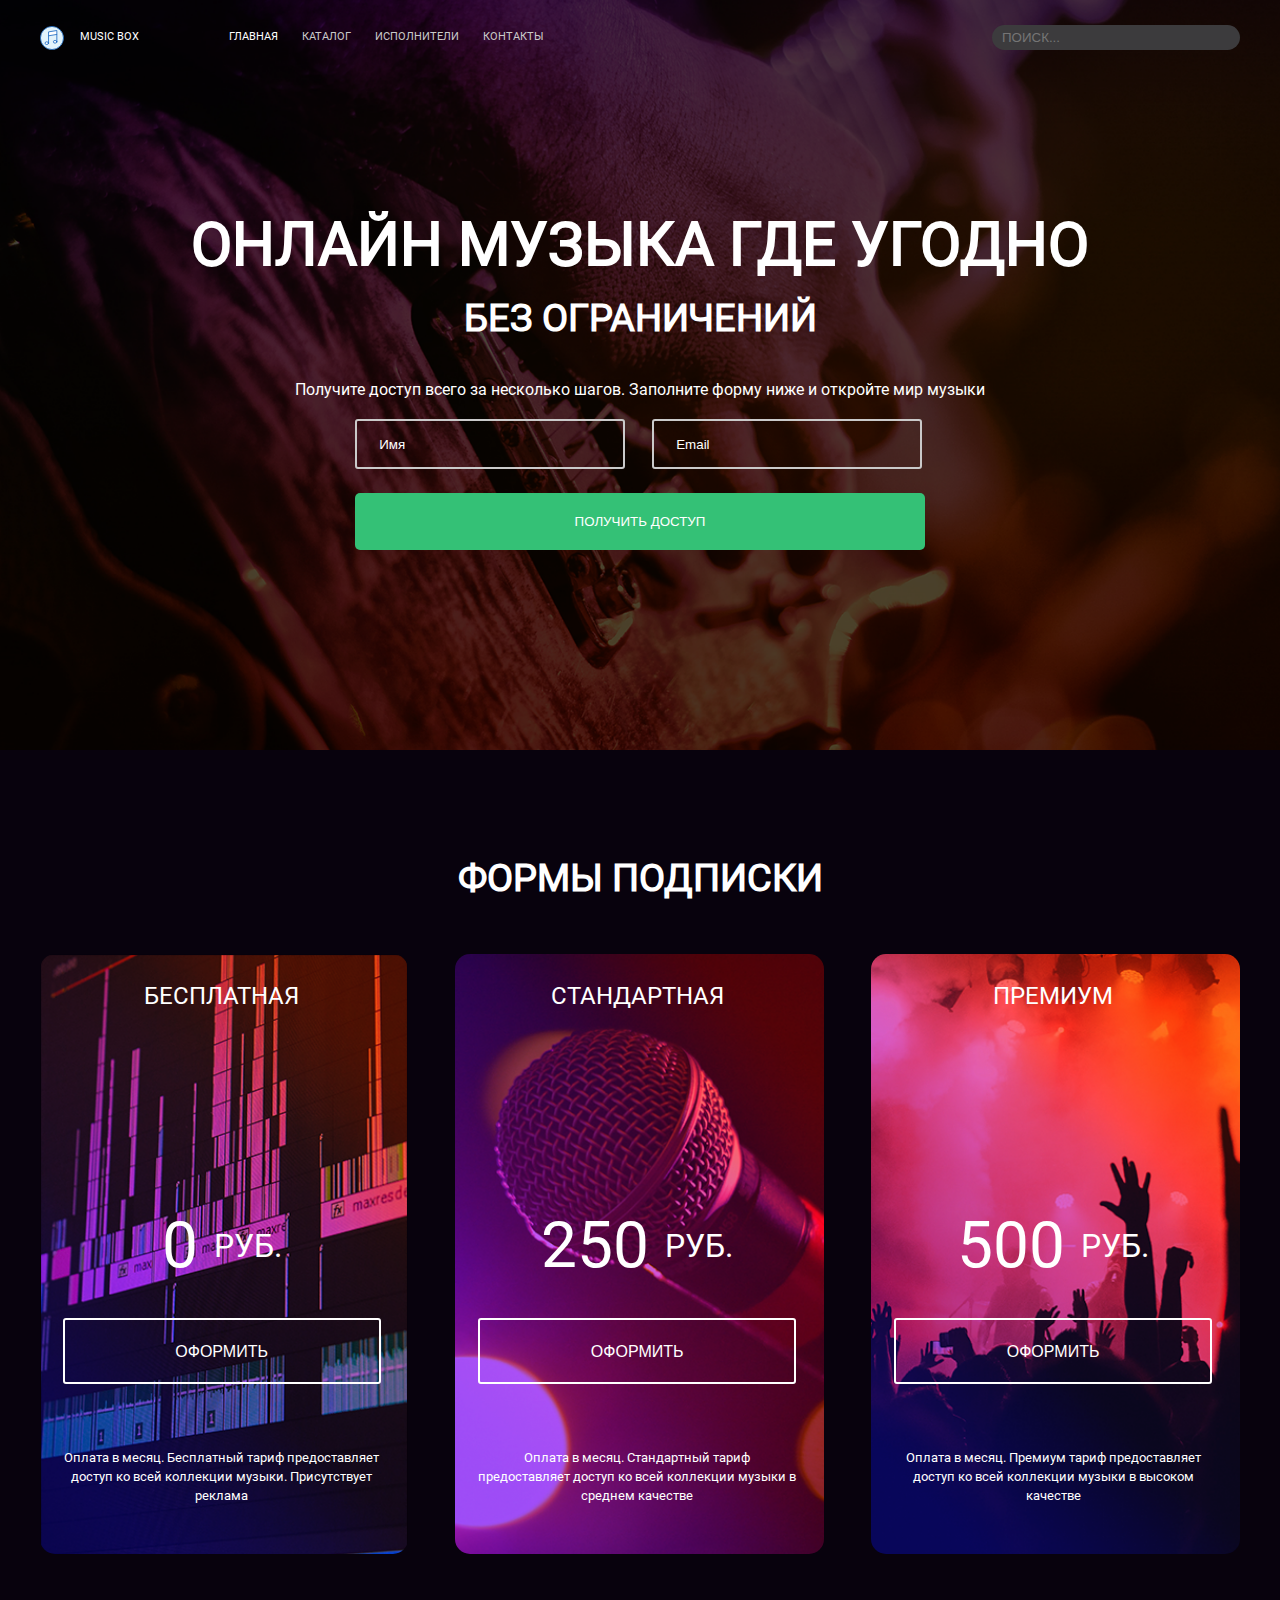
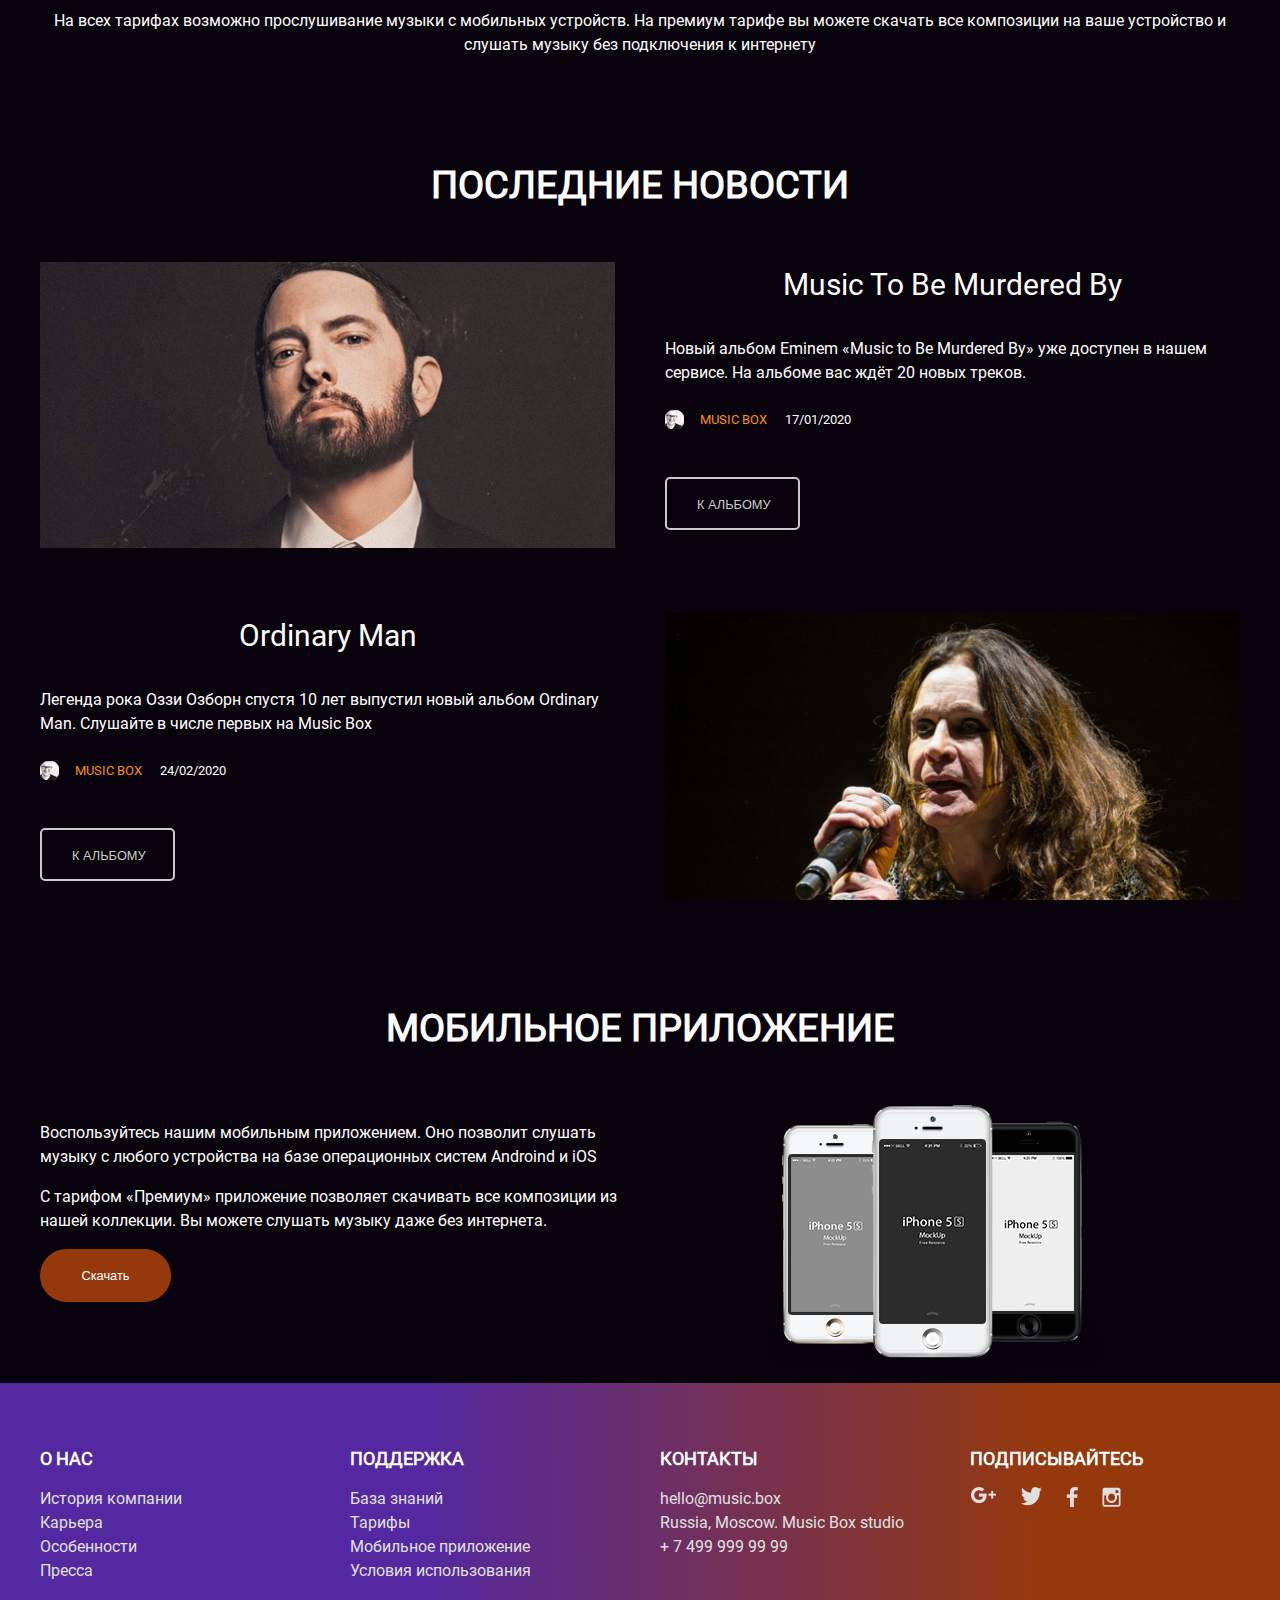
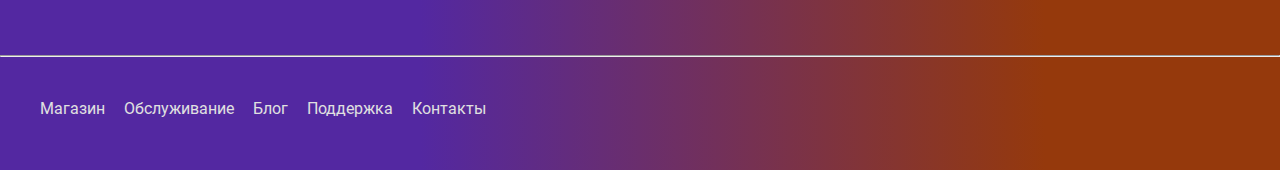
<file: src/index.html>
<!DOCTYPE html>
<html lang="ru">
  <head>
    <meta charset="UTF-8" />
    <meta name="viewport" content="width=device-width, initial-scale=1.0">
    <meta http-equiv="X-UA-Compatible" content="ie=edge">
    <title>Портал Music Box - Smolib</title>
    <link rel="stylesheet" href="css/style.css">
  </head>
  <body>
    <header class="header">
      <div class="header__logo">
        <img class="header__logo-img" src="images/logo.svg" alt="Логотип Music Box">
        <span class="header__logo-text">Music Box</span>
      </div>
      <nav>
        <ul class="header__nav-list">
          <li class="header__nav-item">
            <a class="header__nav-link header__nav-link_selected" href="index.html">Главная</a>
          </li>
          <li class="header__nav-item">
            <a class="header__nav-link" href="#">Каталог</a>
          </li>
          <li class="header__nav-item">
            <a class="header__nav-link" href="artist.html">Исполнители</a>
          </li>
          <li class="header__nav-item">
            <a class="header__nav-link" href="#">Контакты</a>
          </li>
        </ul>
      </nav>
      <form class="header__form" action="">
        <input class="header__input" name="search" placeholder="Поиск..." type="search">
      </form>
    </header>
    <main>
      <section id="page-description" class="subscription">
        <h1 class="subscription__title">Онлайн музыка где угодно</h1>
        <h2>Без ограничений</h2>
        <p class="subscription__description">Получите доступ всего за несколько шагов. Заполните форму ниже и откройте мир музыки</p>
        <form class="subscription__form">
          <input type="text" class="subscription__input-text" name="name" placeholder="Имя">
          <input type="email" class="subscription__input-text" name="email" placeholder="Email">
          <input type="submit" class="btn subscription__button" name="button" value="Получить доступ">
        </form>
      </section>
      <section class="pricing-forms" id="page-pricing">
        <h2 class="pricing-forms__title">Формы подписки</h2>
        <div class="pricing-forms__one-form pricing-forms__one-form_type_free">
          <h3 class="pricing-forms__title-price">Бесплатная</h3>
          <p class="pricing-forms__price">
            <span class="pricing-forms__price-value">0</span>
            <span class="pricing-forms__price-currency">руб.</span>
          </p>
          <form>
            <input type="button" class="btn pricing-forms__button" value="Оформить">
          </form>
          <p class="pricing-forms__form-description">
            Оплата в месяц.
            Бесплатный тариф предоставляет доступ ко всей коллекции музыки.
            Присутствует реклама
          </p>
        </div>
        <div class="pricing-forms__one-form pricing-forms__one-form_type_standart">
          <h3 class="pricing-forms__title-price">Стандартная</h3>
          <p class="pricing-forms__price">
            <span class="pricing-forms__price-value">250</span>
            <span class="pricing-forms__price-currency">руб.</span>
          </p>
          <form>
            <input type="button" class="btn pricing-forms__button" value="Оформить">
          </form>
          <p class="pricing-forms__form-description">
            Оплата в месяц.
            Стандартный тариф предоставляет доступ ко всей коллекции музыки в среднем качестве
          </p>
        </div>
        <div class="pricing-forms__one-form pricing-forms__one-form_type_premium">
          <h3 class="pricing-forms__title-price">Премиум</h3>
          <p class="pricing-forms__price">
            <span class="pricing-forms__price-value">500</span>
            <span class="pricing-forms__price-currency">руб.</span>
          </p>
          <form>
            <input type="button" class="btn pricing-forms__button" value="Оформить">
          </form>
          <p class="pricing-forms__form-description">
            Оплата в месяц.
            Премиум тариф предоставляет доступ ко всей коллекции музыки в высоком качестве
          </p>
        </div>
        <p class="pricing-forms__description">
          На всех тарифах возможно прослушивание музыки с мобильных устройств.
          На премиум тарифе вы можете скачать все композиции на ваше устройство
          и слушать музыку без подключения к интернету
        </p>
      </section>
      <section class="news" id="page-news">
        <h2>Последние новости</h2>
        <div class="news__news-block">
          <img class="news__image" src="images/Music to Be Murdered By.png" alt="Альбом Music to Be Murdered By">
          <div class="news__text-block">
            <h3 class="news__news-title">Music to be murdered by</h3>
            <p class="news__news-text">
              Новый альбом Eminem «Music to Be Murdered By» уже доступен в нашем сервисе.
              На альбоме вас ждёт 20 новых треков.
            </p>
            <div class="news__author-block">
              <img src="images/avatar.png" alt="Аватар пользователя Music box">
              <a class="news__author" href="#">Music box</a>
              <span class="news__date">17/01/2020</span>
            </div>
            <form>
              <input type="button" class="btn news__button" value="К альбому">
            </form>
          </div>
        </div>
        <div class="news__news-block">
          <img class="news__image" src="images/Ordinary Man.png" alt="Альбом Ordinary Man">
          <div class="news__text-block">
            <h3 class="news__news-title">Ordinary Man</h3>
            <p class="news__news-text">
              Легенда рока Оззи Озборн спустя 10 лет выпустил новый альбом Ordinary Man.
              Слушайте в числе первых на Music Box
            </p>
            <div class="news__author-block">
              <img src="images/avatar.png" alt="Аватар пользователя Music box">
              <a class="news__author" href="#">Music box</a>
              <span>24/02/2020</span>
            </div>
            <form>
              <input type="button" class="btn news__button" value="К альбому">
            </form>
          </div>
        </div>
      </section>
      <section class="app" id="page-app">
        <h2>Мобильное приложение</h2>
        <div class="app__block">
          <img src="images/iphone.png" alt="Телефоны">
          <div class="app__text-block">
            <p class="app__text">
              Воспользуйтесь нашим мобильным приложением.
              Оно позволит слушать музыку с любого устройства на базе операционных систем Androind и iOS
            </p>
            <p class="app__text">
              С тарифом «Премиум» приложение позволяет скачивать все композиции из нашей коллекции.
              Вы можете слушать музыку даже без интернета.
            </p>
            <form>
              <input type="button" class="btn app__button" value="Скачать">
            </form>
          </div>
        </div>
      </section>
    </main>
    <footer class="footer">
      <div class="footer__menu-top">
        <div class="footer__block">
          <h2 class="footer__title">О нас</h2>
          <ul class="footer__list">
          <li class="footer__list-item">
            <a class="footer__link" href="#">История компании</a>
          </li>
          <li class="footer__list-item">
            <a class="footer__link" href="#">Карьера</a>
          </li>
          <li class="footer__list-item">
            <a class="footer__link" href="#">Особенности</a>
          </li>
          <li class="footer__list-item">
            <a class="footer__link" href="#">Пресса</a>
          </li>
          </ul>
        </div>
        <div class="footer__block">
          <h2 class="footer__title">Поддержка</h2>
          <ul class="footer__list">
            <li class="footer__list-item">
              <a class="footer__link" href="#">База знаний</a>
            </li>
            <li class="footer__list-item">
              <a class="footer__link" href="#">Тарифы</a>
            </li>
            <li class="footer__list-item">
              <a class="footer__link" href="#">Мобильное приложение</a>
            </li>
            <li class="footer__list-item">
              <a class="footer__link" href="#">Условия использования</a>
            </li>
          </ul>
        </div>
        <div class="footer__block">
          <h2 class="footer__title">Контакты</h2>
          <div><a class="footer__link" href="mailto:hello@music.box">hello@music.box</a></div>
          <span class="footer__link">Russia, Moscow. Music Box studio</span>
          <div><a class="footer__link" href="#">+ 7 499 999 99 99</a></div>
        </div>
        <div>
          <h3 class="footer__title">Подписывайтесь</h3>
          <div class="footer__list">
            <ul class="footer__list footer__list_direction_row">
              <li class="footer__list-item">
                <a class="footer__link" href="#" target="_blank">
                  <img src="images/Google+.png" alt="Логотип Google">
                </a>
              </li>
              <li class="footer__list-item">
                <a class="footer__link" href="#" target="_blank">
                  <img  src="images/Twitter.png" alt="Логотип Twitter">
                </a>
              </li>
              <li class="footer__list-item">
                <a class="footer__link" href="#" target="_blank">
                  <img  src="images/Facebook.png" alt="Логотип Facebook">
                </a>
              </li>
              <li class="footer__list-item">
                <a class="footer__link" href="#" target="_blank">
                  <img src="images/Instagram.png" alt="Логотип Instagram">
                </a>
              </li>
            </ul>
          </div>
        </div>
      </div>
      <hr class="footer__line">
      <div class="footer__menu-bottom">
        <a class="footer__link footer__link_place_bottom" href="#">Магазин</a>
        <a class="footer__link footer__link_place_bottom" href="#">Обслуживание</a>
        <a class="footer__link footer__link_place_bottom" href="#">Блог</a>
        <a class="footer__link footer__link_place_bottom" href="#">Поддержка</a>
        <a class="footer__link footer__link_place_bottom" href="#">Контакты</a>
      </div>
    </footer>
  </body>
</html>
</file>
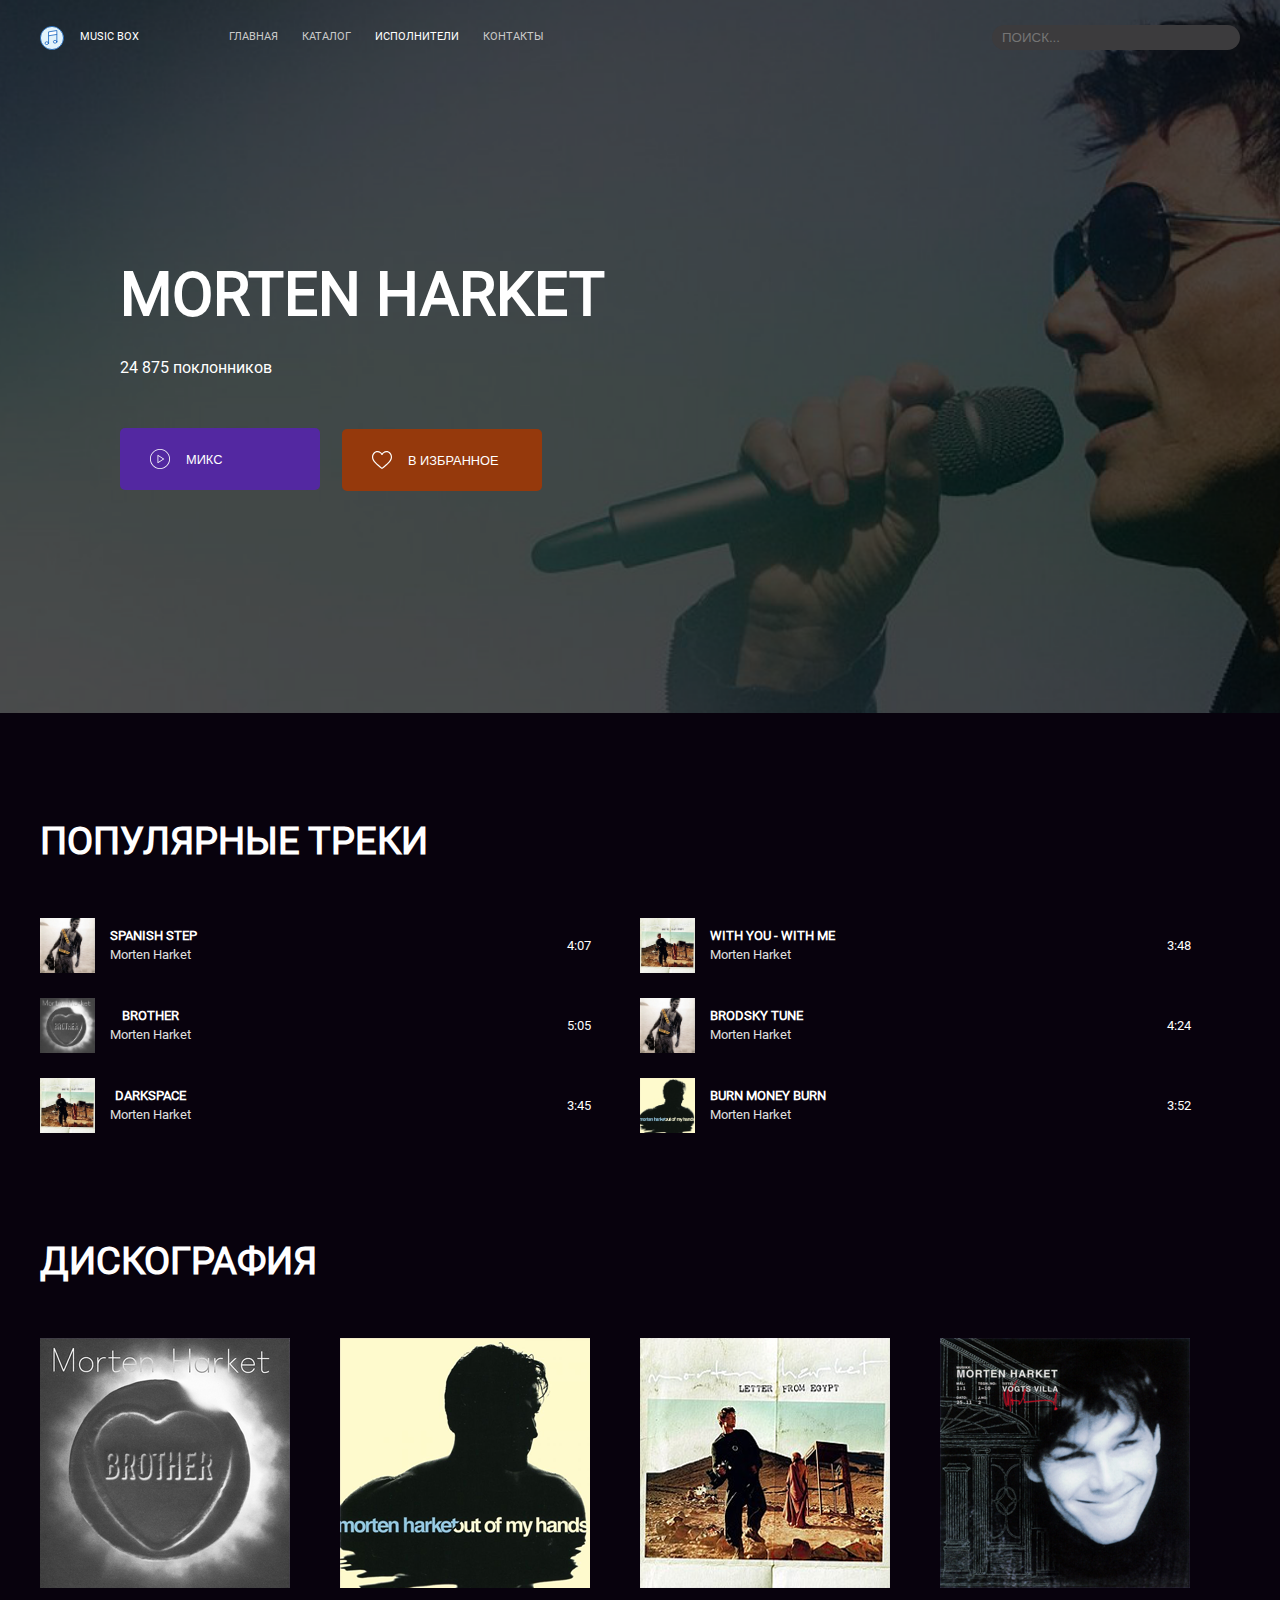
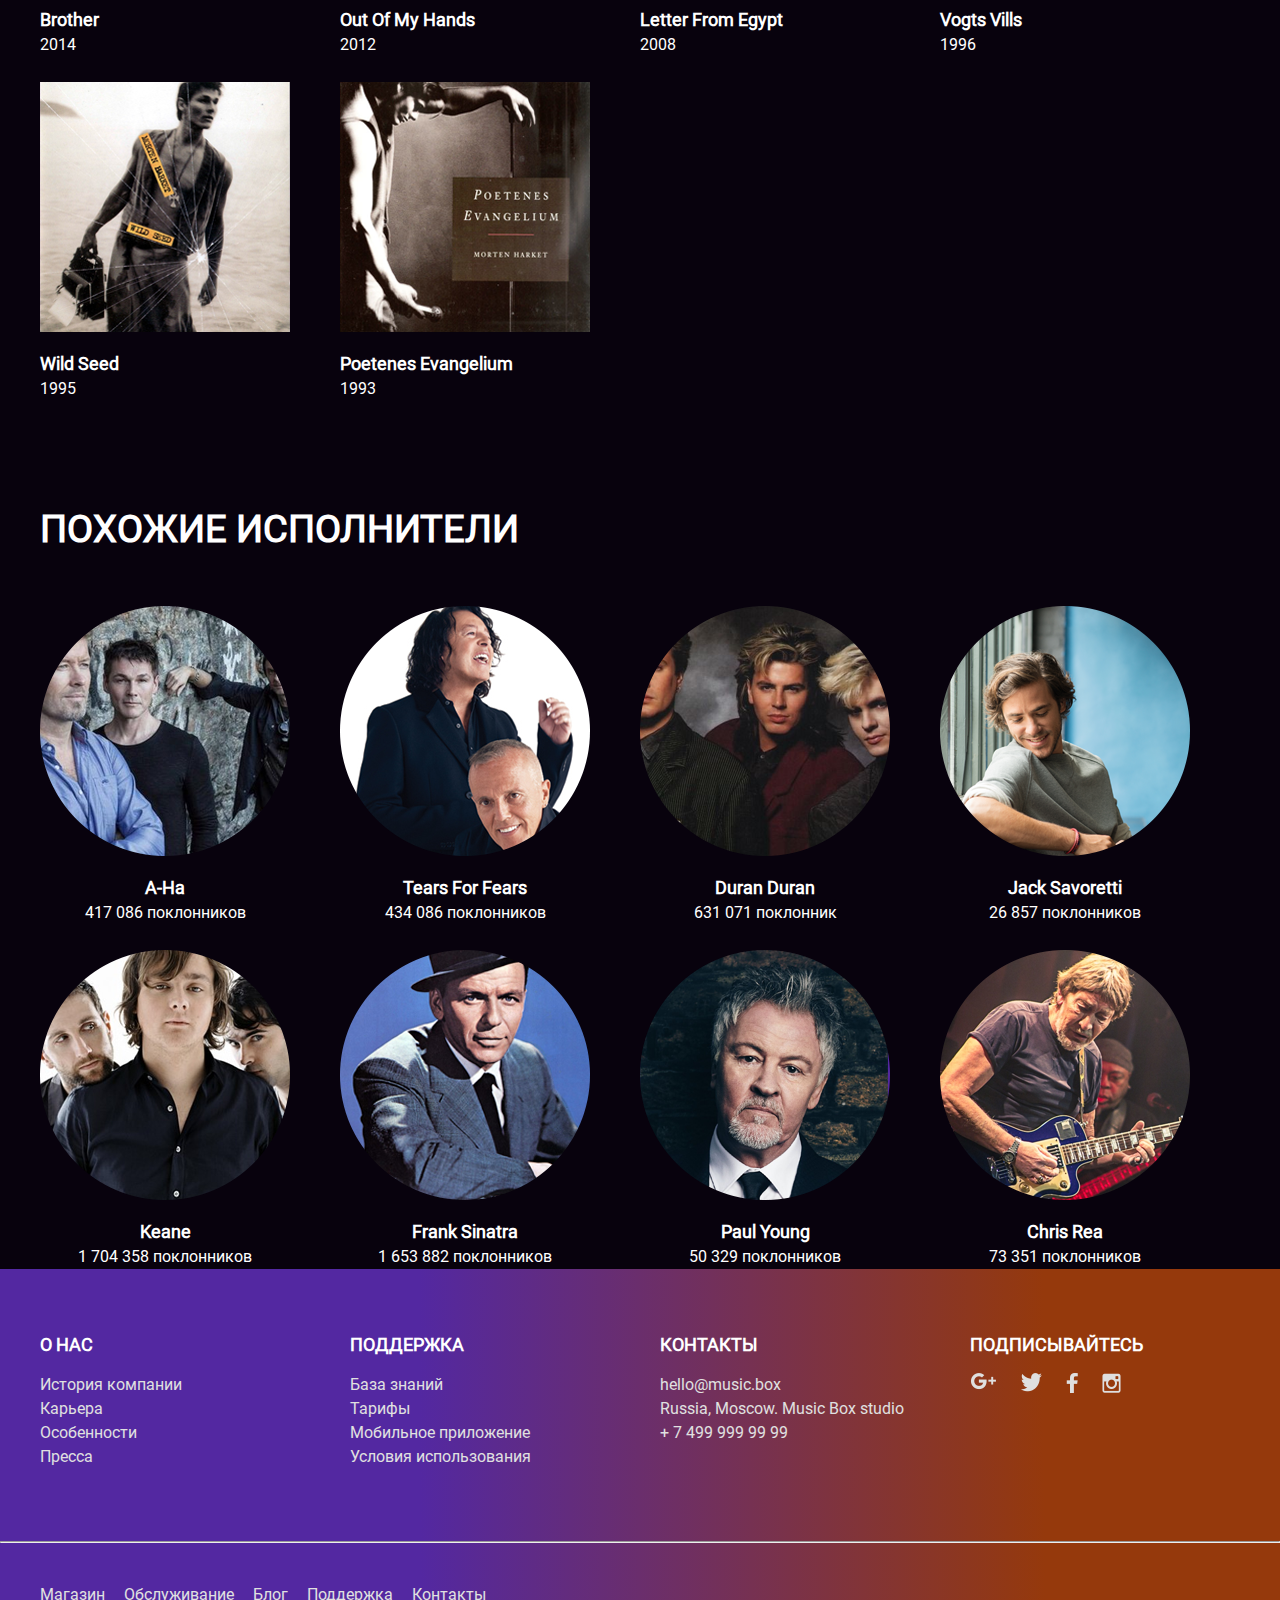
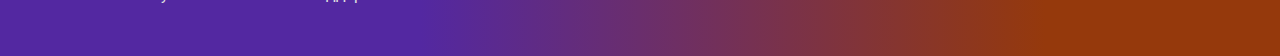
<file: src/artist.html>
<!DOCTYPE html>
<html lang="ru">
  <head>
    <meta charset="UTF-8" />
    <meta name="viewport" content="width=device-width, initial-scale=1.0">
    <meta http-equiv="X-UA-Compatible" content="ie=edge">
    <title>Портал Music Box - Smolib</title>
    <link rel="stylesheet" href="css/style.css">
  </head>
  <body>
    <header class="header">
      <div class="header__logo">
        <img class="header__logo-img" src="images/logo.svg" alt="Логотип Music Box">
        <span class="header__logo-text">Music Box</span>
      </div>
      <nav>
        <ul class="header__nav-list">
          <li class="header__nav-item">
            <a class="header__nav-link" href="index.html">Главная</a>
          </li>
          <li class="header__nav-item">
            <a class="header__nav-link" href="#">Каталог</a>
          </li>
          <li class="header__nav-item">
            <a class="header__nav-link header__nav-link_selected" href="#">Исполнители</a>
          </li>
          <li class="header__nav-item">
            <a class="header__nav-link" href="#">Контакты</a>
          </li>
        </ul>
      </nav>
      <form class="header__form" action="">
        <input class="btn header__input" name="search" placeholder="Поиск..." type="search">
      </form>
    </header>
    <main>
      <section id="page-description" class="artist">
        <h1 class="artist__title">Morten Harket</h1>
        <p class="artist__description">24 875 поклонников</p>
        <form>
          <button class="btn artist__button artist__button_color_purple" name="button">
            <div class="artist__button-inside">
              <img class="artist__button-img" src="images/play-button-white.svg">
              Микс
            </div>
          </button>
          <button class="btn artist__button artist__button_color_red" name="button">
            <div class="artist__button-inside">
              <img class="artist__button-img"  src="images/heart-white.svg">
              В избранное
            </div>
          </button>
        </form>
      </section>
      <section class="popular-track" id="page-popular-track">
        <h2 class="popular-track__title">Популярные треки</h2>
        <div class="popular-track__grid-block">
          <div class="popular-track__track-block">
            <img class="popular-track__image" src="images/Wild Seed.png" alt="Spanish step">
            <div>
              <h3 class="popular-track__name">Spanish Step</h3>
              <span class="popular-track__artist">Morten Harket</span>
            </div>
            <span class="popular-track__time">4:07</span>
          </div>
          <div class="popular-track__track-block">
            <img class="popular-track__image" src="images/Letter from Egypt.png" alt="With You - With Me">
            <div>
              <h3 class="popular-track__name">With You - With Me</h3>
              <span class="popular-track__artist">Morten Harket</span>
            </div>
            <span class="popular-track__time">3:48</span>
          </div>
          <div class="popular-track__track-block">
            <img class="popular-track__image" src="images/Brother.png" alt="Brother">
            <div>
              <h3 class="popular-track__name">Brother</h3>
              <span class="popular-track__artist">Morten Harket</span>
            </div>
            <span class="popular-track__time">5:05</span>
          </div>
          <div class="popular-track__track-block">
            <img class="popular-track__image" src="images/Wild Seed.png" alt="Brodsky Tune">
            <div>
              <h3 class="popular-track__name">Brodsky Tune</h3>
              <span class="popular-track__artist">Morten Harket</span>
            </div>
            <span class="popular-track__time">4:24</span>
          </div>
          <div class="popular-track__track-block">
            <img class="popular-track__image" src="images/Letter from Egypt.png" alt="Darkspace">
            <div>
              <h3 class="popular-track__name">Darkspace</h3>
              <span class="popular-track__artist">Morten Harket</span>
            </div>
            <span class="popular-track__time">3:45</span>
          </div>
          <div class="popular-track__track-block">
            <img class="popular-track__image" src="images/Out of My Hands.png" alt="Burn Money Burn">
            <div>
              <h3 class="popular-track__name">Burn Money Burn</h3>
              <span class="popular-track__artist">Morten Harket</span>
            </div>
            <span class="popular-track__time">3:52</span>
          </div>
         </div>
      </section>
      <section class="list-flex" id="page-discography">
        <h2 class="list-flex__title">Дискография</h2>
        <div class="list-flex__flex">
          <div class="list-flex__block">
            <img class="list-flex__image" src="images/Brother.png" alt="Альбом Brother">
            <h3 class="list-flex__name">Brother</h3>
            <span class="list-flex__text">2014</span>
          </div>
          <div class="list-flex__block">
            <img class="list-flex__image" src="images/Out of My Hands.png" alt="Out Of My Hands">
            <h3 class="list-flex__name">Out Of My Hands</h3>
            <span class="list-flex__text">2012</span>
          </div>
          <div class="list-flex__block">
            <img class="list-flex__image" src="images/Letter from Egypt.png" alt="Letter From Egypt">
            <h3 class="list-flex__name">Letter From Egypt</h3>
            <span class="list-flex__text">2008</span>
          </div>
          <div class="list-flex__block">
            <img class="list-flex__image" src="images/Vogts Villa.png" alt="Альбом Vogts Vills">
            <h3 class="list-flex__name">Vogts Vills</h3>
            <span class="list-flex__text">1996</span>
          </div>
          <div class="list-flex__block">
            <img class="list-flex__image" src="images/Wild Seed.png" alt="Альбом Wild Seed">
            <h3 class="list-flex__name">Wild Seed</h3>
            <span class="list-flex__text">1995</span>
          </div>
          <div class="list-flex__block">
            <img class="list-flex__image" src="images/Poetenes Evangelium.png" alt="Альбом Poetenes Evangelium">
            <h3 class="list-flex__name">Poetenes Evangelium</h3>
            <span class="list-flex__text">1993</span>
          </div>
        </div>
      </section>
      <section class="list-flex" id="page-similar">
        <h2 class="list-flex__title">Похожие исполнители</h2>
        <div class="list-flex__flex">
          <div class="list-flex__block list-flex__block_section_similar">
            <img class="list-flex__image" src="images/A-ha.png" alt="Исполнитель A-Ha">
            <h3 class="list-flex__name list-flex__name_section_similar">A-Ha</h3>
            <span class="list-flex__text list-flex__text_section_similar">417 086 поклонников</span>
          </div>
          <div class="list-flex__block list-flex__block_section_similar">
            <img class="list-flex__image" src="images/Tears for Fears.png" alt="Исполнитель Tears For Fears">
            <h3 class="list-flex__name list-flex__name_section_similar">Tears For Fears</h3>
            <span class="list-flex__text list-flex__text_section_similar">434 086 поклонников</span>
          </div>
          <div class="list-flex__block list-flex__block_section_similar">
            <img class="list-flex__image" src="images/Duran Duran.png" alt="Исполнитель Duran Duran">
            <h3 class="list-flex__name list-flex__name_section_similar">Duran Duran</h3>
            <span class="list-flex__text list-flex__text_section_similar">631 071 поклонник</span>
          </div>
          <div class="list-flex__block list-flex__block_section_similar">
            <img class="list-flex__image" src="images/Jack Savoretti.png" alt="Исполнитель Jack Savoretti">
            <h3 class="list-flex__name list-flex__name_section_similar">Jack Savoretti</h3>
            <span class="list-flex__text list-flex__text_section_similar">26 857 поклонников</span>
          </div>
          <div class="list-flex__block list-flex__block_section_similar">
            <img class="list-flex__image" src="images/Keane.png" alt="Исполнитель Keane">
            <h3 class="list-flex__name list-flex__name_section_similar">Keane</h3>
            <span class="list-flex__text list-flex__text_section_similar">1 704 358 поклонников</span>
          </div>
          <div class="list-flex__block list-flex__block_section_similar">
            <img class="list-flex__image" src="images/Frank Sinatra.png" alt="Исполнитель Frank Sinatra">
            <h3 class="list-flex__name list-flex__name_section_similar">Frank Sinatra</h3>
            <span class="list-flex__text list-flex__text_section_similar">1 653 882 поклонников</span>
          </div>
          <div class="list-flex__block list-flex__block_section_similar">
            <img class="list-flex__image" src="images/Paul Young.png" alt="Исполнитель Paul Young">
            <h3 class="list-flex__name list-flex__name_section_similar">Paul Young</h3>
            <span class="list-flex__text list-flex__text_section_similar">50 329 поклонников</span>
          </div>
          <div class="list-flex__block list-flex__block_section_similar">
            <img class="list-flex__image" src="images/Chris Rea.png" alt="Исполнитель Chris Rea">
            <h3 class="list-flex__name list-flex__name_section_similar">Chris Rea</h3>
            <span class="list-flex__text list-flex__text_section_similar">73 351 поклонников</span>
          </div>
        </div>
      </section>
    </main>
    <footer class="footer">
      <div class="footer__menu-top">
        <div class="footer__block">
          <h2 class="footer__title">О нас</h2>
          <ul class="footer__list">
          <li class="footer__list-item">
            <a class="footer__link" href="#">История компании</a>
          </li>
          <li class="footer__list-item">
            <a class="footer__link" href="#">Карьера</a>
          </li>
          <li class="footer__list-item">
            <a class="footer__link" href="#">Особенности</a>
          </li>
          <li class="footer__list-item">
            <a class="footer__link" href="#">Пресса</a>
          </li>
          </ul>
        </div>
        <div class="footer__block">
          <h2 class="footer__title">Поддержка</h2>
          <ul class="footer__list">
            <li class="footer__list-item">
              <a class="footer__link" href="#">База знаний</a>
            </li>
            <li class="footer__list-item">
              <a class="footer__link" href="#">Тарифы</a>
            </li>
            <li class="footer__list-item">
              <a class="footer__link" href="#">Мобильное приложение</a>
            </li>
            <li class="footer__list-item">
              <a class="footer__link" href="#">Условия использования</a>
            </li>
          </ul>
        </div>
        <div class="footer__block">
          <h2 class="footer__title">Контакты</h2>
          <div><a class="footer__link" href="mailto:hello@music.box">hello@music.box</a></div>
          <span class="footer__link">Russia, Moscow. Music Box studio</span>
          <div><a class="footer__link" href="#">+ 7 499 999 99 99</a></div>
        </div>
        <div>
          <h3 class="footer__title">Подписывайтесь</h3>
          <div class="footer__list">
            <ul class="footer__list footer__list_direction_row">
              <li class="footer__list-item">
                <a class="footer__link" href="#" target="_blank">
                  <img src="images/Google+.png" alt="Логотип Google">
                </a>
              </li>
              <li class="footer__list-item">
                <a class="footer__link" href="#" target="_blank">
                  <img  src="images/Twitter.png" alt="Логотип Twitter">
                </a>
              </li>
              <li class="footer__list-item">
                <a class="footer__link" href="#" target="_blank">
                  <img  src="images/Facebook.png" alt="Логотип Facebook">
                </a>
              </li>
              <li class="footer__list-item">
                <a class="footer__link" href="#" target="_blank">
                  <img src="images/Instagram.png" alt="Логотип Instagram">
                </a>
              </li>
            </ul>
          </div>
        </div>
      </div>
      <hr class="footer__line">
      <div class="footer__menu-bottom">
        <a class="footer__link footer__link_place_bottom" href="#">Магазин</a>
        <a class="footer__link footer__link_place_bottom" href="#">Обслуживание</a>
        <a class="footer__link footer__link_place_bottom" href="#">Блог</a>
        <a class="footer__link footer__link_place_bottom" href="#">Поддержка</a>
        <a class="footer__link footer__link_place_bottom" href="#">Контакты</a>
      </div>
    </footer>
  </body>
</html>
</file>
<file: src/css/style.css>
:root {
  --white: #fff;
  --black: #08020d;
  --gray: #e0e0e0;
  --dark-gray: #cacaca;
  --dark: #3c3b3d;
  --green: #34c176;
  --orange: #f89202;
  --purple: #5328a1;
  --red: #95390c;
  --main-margin: 20px;
}

.list-flex__text, .footer__link, .app__text, .news__news-text, .pricing-forms__description, .pricing-forms__button, .artist__description, .subscription__description {
  font-size: 16px;
  line-height: 1.5;
}

.pricing-forms__price-currency {
  font-size: 32px;
  line-height: 1.5;
}

.pricing-forms__price-value {
  font-size: 64px;
  line-height: 1.5;
}

.header__nav-link, .header__logo-text {
  font-size: 11px;
  line-height: 1.5;
}

.footer__line, .footer__list, .app__text, .header__input, .header__nav-list, p, h3, h2, h1, body {
  margin: 0;
  padding: 0;
}

.app__button, .news__button {
  width: 131px;
  height: 53px;
  font-size: 12.8px;
  line-height: 19.2px;
  text-align: center;
  vertical-align: middle;
  cursor: pointer;
}

.list-flex, .popular-track, .footer__menu-bottom, .footer__menu-top, .app, .news, .pricing-forms, .header {
  box-sizing: border-box;
  width: 100%;
  max-width: 1240px;
  margin: auto;
  padding-right: 20px;
  padding-left: 20px;
}

@font-face {
  font-family: Roboto;
  src: url("../fonts/Roboto/Roboto-Regular.ttf");
}
body {
  position: relative;
  color: var(--white);
  font-size: 11px;
  font-family: Roboto, Arial, Helvetica, sans-serif;
  line-height: 1.5;
  background-color: var(--black);
}

h1 {
  width: 100%;
  max-width: 1200px;
  color: var(--white);
  font-weight: 700;
  line-height: 1.5;
  text-align: center;
  text-transform: uppercase;
  font-size: 60px;
}
@media screen and (max-width: 800px) {
  h1 {
    font-size: 30px;
  }
}

h2 {
  width: 100%;
  max-width: 1200px;
  color: var(--white);
  font-weight: 700;
  line-height: 1.5;
  text-align: center;
  text-transform: uppercase;
  font-size: 38px;
}
@media screen and (max-width: 800px) {
  h2 {
    font-size: 18px;
  }
}

h3 {
  width: 100%;
  max-width: 1200px;
  color: var(--white);
  font-weight: 700;
  line-height: 1.5;
  text-align: center;
  text-transform: uppercase;
  font-size: 24px;
}
@media screen and (max-width: 800px) {
  h3 {
    font-size: 16px;
  }
}

.header {
  position: absolute;
  top: 25px;
  right: 0;
  left: 0;
  display: flex;
  align-items: center;
}
@media screen and (max-width: 800px) {
  .header {
    flex-direction: column;
    align-items: flex-start;
  }
}
.header__logo {
  display: flex;
  align-items: center;
}
.header__logo-img {
  width: 24px;
  height: 24px;
}
.header__logo-text {
  margin: 0 90px 0 16px;
  color: var(--white);
  text-transform: uppercase;
}
.header__nav-list {
  display: flex;
}
@media screen and (max-width: 800px) {
  .header__nav-list {
    flex-direction: column;
    align-items: flex-start;
    margin: 17px 0 18px;
  }
}
.header__nav-item {
  display: flex;
  padding-right: 24px;
  list-style: none;
}
@media screen and (max-width: 800px) {
  .header__nav-item {
    padding-bottom: 3px;
  }
}
.header__nav-item:last-of-type {
  padding: 0;
}
.header__nav-link {
  color: var(--dark-gray);
  text-transform: uppercase;
  text-decoration: none;
}
.header__nav-link_selected {
  color: var(--white);
}
.header__nav-link:last-of-type {
  margin: 0;
}
@media screen and (max-width: 800px) {
  .header__nav-link {
    line-height: 13px;
  }
}
.header__form {
  display: flex;
  width: 20vw;
  max-width: 248px;
  margin: auto 0 auto auto;
}
@media screen and (max-width: 800px) {
  .header__form {
    width: calc(100vw - 40px);
    max-width: 378px;
    margin: 0;
  }
}
.header__input {
  box-sizing: border-box;
  width: 100%;
  height: 25px;
  background-color: var(--dark);
  border: 0;
  border-radius: 25px;
}
.header__input::placeholder {
  padding: 5px 0 5px 10px;
  color: #757575;
  text-transform: uppercase;
}

.subscription {
  display: flex;
  flex-direction: column;
  align-items: center;
  max-height: 750px;
  margin: auto;
  padding: 200px 0;
  background-image: url("../images/banner.png");
  background-position: center;
  background-size: cover;
}
@media screen and (max-width: 800px) {
  .subscription {
    box-sizing: border-box;
    height: 853px;
    max-height: 853px;
    padding: 200px 20px;
  }
}
@media screen and (max-width: 800px) {
  .subscription__title {
    margin: 50px 0 0;
  }
}
.subscription__description {
  max-width: 1200px;
  margin: 31px 0 17px;
  text-align: center;
}
@media screen and (max-width: 800px) {
  .subscription__description {
    margin: 16px 0;
  }
}
.subscription__form {
  max-width: 570px;
}
.subscription__input-text {
  box-sizing: border-box;
  width: 270px;
  height: 50px;
  margin-bottom: 24px;
  background-color: transparent;
  border: 2px solid var(--dark-gray);
  border-radius: 3px;
}
.subscription__input-text:first-of-type {
  margin-right: 24px;
}
@media screen and (max-width: 800px) {
  .subscription__input-text:first-of-type {
    margin-right: 0;
  }
}
.subscription__input-text::placeholder {
  padding: 15px 0 11px 20.24px;
  color: var(--white);
}
@media screen and (max-width: 800px) {
  .subscription__input-text {
    display: block;
    width: 374px;
  }
}
.subscription__button {
  display: block;
  width: 570px;
  height: 57px;
  color: var(--white);
  text-transform: uppercase;
  background-color: var(--green);
  border: 0;
  border-radius: 5px;
  cursor: pointer;
}
@media screen and (max-width: 800px) {
  .subscription__button {
    width: 374px;
  }
}

.artist {
  display: flex;
  flex-direction: column;
  align-items: flex-start;
  justify-content: flex-start;
  box-sizing: border-box;
  min-height: 550px;
  max-height: 713px;
  padding: 200px 120px;
  background-image: url("../images/Morten Harket.png");
  background-position: center;
  background-size: cover;
}
@media screen and (max-width: 800px) {
  .artist {
    height: 730px;
    max-height: 730px;
    padding: 200px 20px;
  }
}
.artist__title {
  width: 100%;
  margin-top: 50px;
  text-align: start;
}
@media screen and (max-width: 800px) {
  .artist__title {
    margin-top: 25px;
  }
}
.artist__description {
  width: 100%;
  margin: 16px 0 48px;
  text-align: start;
}
.artist__button {
  width: 200px;
  height: 62px;
  margin-right: 19px;
  margin-bottom: 24px;
  padding: 20px 30px;
  color: var(--white);
  font-size: 12.8px;
  text-transform: uppercase;
  border: 0;
  border-radius: 5px;
  cursor: pointer;
}
.artist__button_color_purple {
  background-color: var(--purple);
}
.artist__button_color_red {
  background-color: var(--red);
}
@media screen and (max-width: 800px) {
  .artist__button {
    display: block;
  }
}
.artist__button-inside {
  display: flex;
  align-items: center;
  justify-content: flex-start;
  font-size: 12.8px;
}
.artist__button-img {
  width: 20px;
  padding-right: 16px;
}

.pricing-forms {
  display: flex;
  flex-wrap: wrap;
  justify-content: space-between;
  padding-top: 100px;
}
@media screen and (max-width: 1240px) {
  .pricing-forms {
    justify-content: center;
  }
}
.pricing-forms__title {
  width: 100%;
}
.pricing-forms__one-form {
  display: flex;
  flex-direction: column;
  align-items: center;
  box-sizing: border-box;
  height: 600px;
  margin: 47px 0 55px;
  padding: 24px 27px 64px 22px;
  background-repeat: no-repeat;
  background-size: cover;
  border-radius: 15px;
}
.pricing-forms__one-form_type_free {
  width: 368.2px;
  background-image: url("../images/subscribe_1.png");
}
.pricing-forms__one-form_type_standart {
  width: 369.2px;
  background-image: url("../images/subscribe_2.png");
}
.pricing-forms__one-form_type_premium {
  width: 368.8px;
  background-image: url("../images/subscribe_3.png");
}
@media screen and (max-width: 800px) {
  .pricing-forms__one-form {
    width: 374px;
    height: 592px;
    margin-top: 0;
    padding-top: 19px;
  }
  .pricing-forms__one-form:first-of-type {
    margin-top: 43px;
    margin-right: 0;
  }
}
.pricing-forms__title-price {
  font-weight: 400;
}
.pricing-forms__price {
  display: flex;
  align-items: center;
  justify-content: center;
  width: 100%;
  margin: 200px 0 40px;
}
.pricing-forms__price-value {
  margin-right: 16px;
  line-height: 1;
}
.pricing-forms__price-currency {
  text-transform: uppercase;
}
.pricing-forms__form-description {
  margin-top: 64px;
  font-size: 12.8px;
  text-align: center;
}
@media screen and (max-width: 800px) {
  .pricing-forms__form-description {
    margin-top: 66px;
  }
}
.pricing-forms__button {
  width: 318px;
  height: 66px;
  padding: 20px 30px;
  color: var(--white);
  text-transform: uppercase;
  background-color: transparent;
  border: 2px solid var(--white);
  border-radius: 3px;
  cursor: pointer;
}
.pricing-forms__description {
  width: 100%;
  text-align: center;
}

.news {
  padding: 100px 20px 0;
}
@media screen and (max-width: 800px) {
  .news {
    display: flex;
    flex-direction: column;
    align-items: center;
  }
}
.news__news-block {
  display: flex;
  align-items: flex-start;
  justify-content: space-between;
  margin-top: 65px;
}
.news__news-block:first-of-type {
  margin-top: 48px;
}
.news__news-block:nth-of-type(2n) {
  flex-direction: row-reverse;
}
@media screen and (max-width: 800px) {
  .news__news-block {
    flex-direction: column;
  }
  .news__news-block:nth-of-type(2n) {
    flex-direction: column;
  }
}
.news__image {
  width: 45vw;
  min-width: 374px;
  max-width: 575px;
}
.news__text-block {
  display: flex;
  flex-direction: column;
  width: 45vw;
  min-width: 374px;
  max-width: 575px;
}
@media screen and (max-width: 800px) {
  .news__text-block {
    margin-top: 50px;
  }
}
.news__news-title {
  margin-bottom: 30px;
  font-weight: 400;
  font-size: 30px;
  line-height: 1.5;
  text-transform: capitalize;
}
@media screen and (max-width: 800px) {
  .news__news-title {
    margin-bottom: 16px;
    font-size: 16px;
  }
}
.news__news-text {
  margin-bottom: 25px;
}
.news__author-block {
  display: flex;
  align-content: center;
  font-size: 12.8px;
  line-height: 19px;
}
.news__author {
  margin: 0 18px 0 16px;
  color: var(--orange);
  text-transform: uppercase;
  text-decoration: none;
}
.news__button {
  width: 135px;
  margin-top: 48px;
  padding: 16px 30px;
  color: var(--dark-gray);
  text-transform: uppercase;
  background-color: transparent;
  border: 2px solid var(--dark-gray);
  border-radius: 5px;
}

.app {
  max-width: 1240px;
  padding: 100px 20px 0;
}
.app__block {
  display: flex;
  flex-direction: row-reverse;
  align-items: flex-start;
  justify-content: flex-end;
  margin: 48px auto 0;
}
@media screen and (max-width: 800px) {
  .app__block {
    flex-direction: column;
    align-items: center;
    margin: 48px 0 0;
  }
}
.app__text-block {
  max-width: 600px;
  margin-top: 16px;
  margin-right: min(144px, 10vw);
}
@media screen and (max-width: 800px) {
  .app__text-block {
    margin-right: 0;
  }
}
.app__text {
  margin-bottom: 16px;
}
.app__button {
  padding: 16px 40px;
  color: var(--white);
  background-color: var(--red);
  border: 0;
  border-radius: 32px;
}

.footer {
  background: linear-gradient(89.75deg, #5328a1 32.83%, #95390c 81.56%);
}
.footer__menu-top {
  display: grid;
  grid-template-columns: repeat(4, 270px);
  padding: 62px 20px 72px;
  column-gap: min(40px, 3.3333333333vw);
}
@media screen and (max-width: 1240px) {
  .footer__menu-top {
    grid-template-columns: repeat(4, 21.3vw);
  }
}
@media screen and (max-width: 800px) {
  .footer__menu-top {
    grid-template-columns: repeat(1, auto);
    row-gap: 30px;
    padding-bottom: 67px;
  }
}
.footer__block {
  display: flex;
  flex-direction: column;
  align-items: stretch;
}
.footer__title {
  margin-bottom: 15px;
  font-size: 18px;
  text-align: start;
}
@media screen and (max-width: 800px) {
  .footer__title {
    margin-bottom: 16px;
  }
}
.footer__link {
  color: var(--gray);
  text-decoration: none;
}
.footer__link_place_bottom {
  margin-right: 16px;
}
.footer__list {
  display: flex;
  flex-direction: column;
  list-style: none;
}
.footer__list_direction_row {
  flex-direction: row;
  gap: 24px;
}
.footer__list-item {
  list-style: none;
}
.footer__line {
  color: var(--dark-gray);
  size: 1px;
}
.footer__menu-bottom {
  padding: 40px 20px 49px;
}
@media screen and (max-width: 800px) {
  .footer__menu-bottom {
    display: flex;
    flex-direction: column;
    gap: 16px;
    padding-right: 25px;
    padding-bottom: 43px;
  }
}

.popular-track {
  padding-top: 100px;
}
.popular-track__title {
  margin-bottom: 48px;
  text-align: left;
}
.popular-track__grid-block {
  display: grid;
  grid-template-columns: repeat(2, 1fr);
  margin-top: 48px;
  row-gap: 25px;
}
@media screen and (max-width: 800px) {
  .popular-track__grid-block {
    grid-template-columns: repeat(1, 1fr);
  }
}
.popular-track__track-block {
  display: flex;
  align-items: center;
}
.popular-track__image {
  width: 55px;
  height: 55px;
  margin-right: 15px;
}
.popular-track__name {
  font-size: 12.8px;
}
.popular-track__artist {
  color: var(--gray);
  font-size: 12.8px;
}
.popular-track__time {
  margin-right: 49px;
  margin-left: auto;
  font-size: 12.8px;
}
@media screen and (max-width: 800px) {
  .popular-track__time {
    margin-right: 0;
  }
}

.list-flex {
  padding-top: 100px;
}
.list-flex__title {
  text-align: left;
}
.list-flex__flex {
  display: flex;
  flex-wrap: wrap;
  margin-top: 23px;
}
.list-flex__block {
  display: flex;
  flex-direction: column;
  width: clamp(137px, 20vw, 250px);
  margin-top: 25px;
  margin-right: 50px;
}
.list-flex__block_section_similar {
  align-items: center;
}
.list-flex__image {
  width: 100%;
}
.list-flex__name {
  margin-top: 18px;
  font-size: 18px;
  text-align: start;
  text-transform: capitalize;
}
.list-flex__name_section_similar {
  width: 100%;
  text-align: center;
}
.list-flex__text_section_similar {
  width: 100%;
  text-align: center;
}

/*# sourceMappingURL=style.css.map */
</file>
